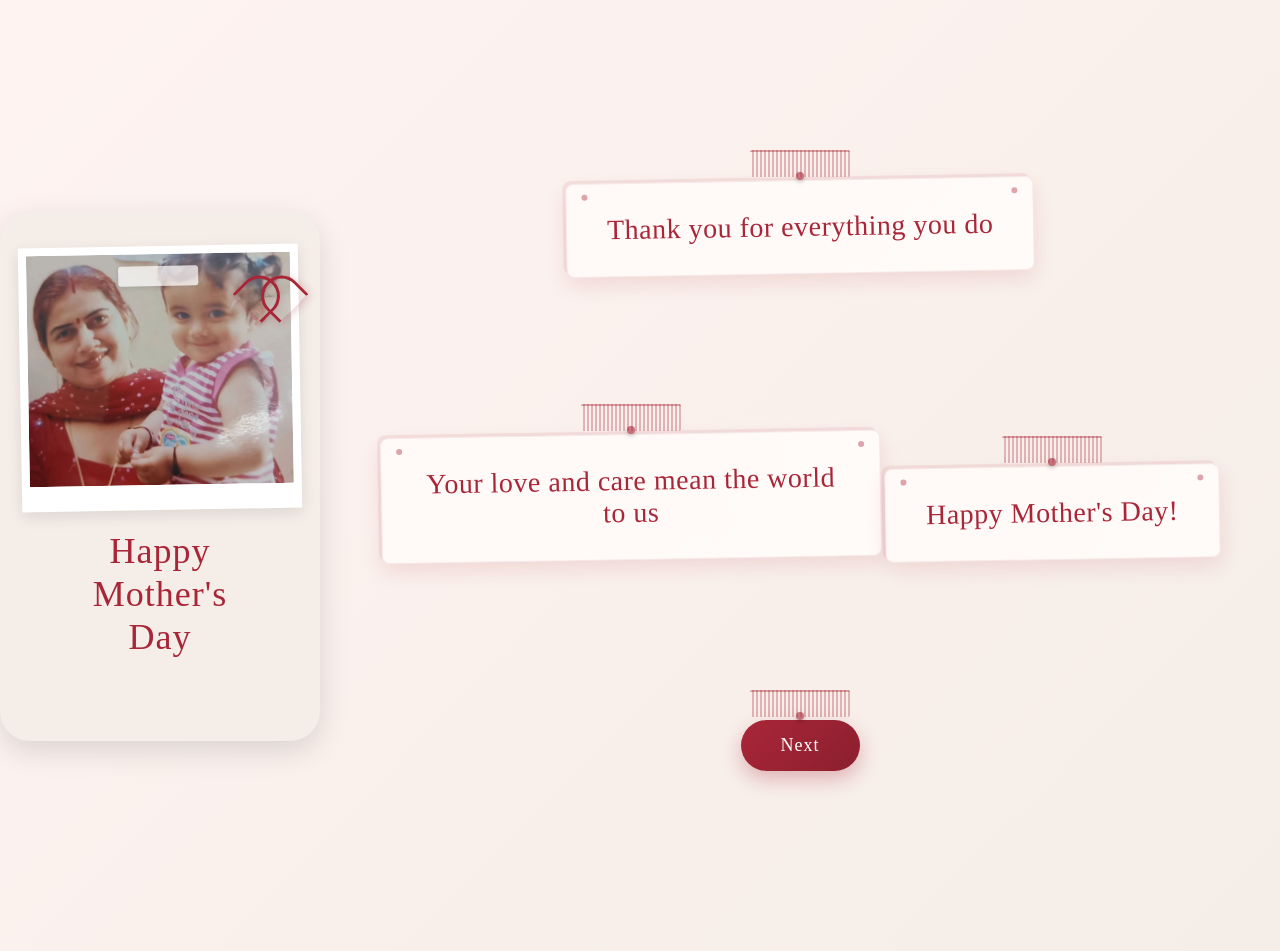
<file: index.html>
<!DOCTYPE html>
<html lang="en">
<head>
  <meta charset="UTF-8">
  <title>Mother's Day</title>
  <link rel="stylesheet" href="style.css">
</head>
<body>

<div class="container">
  
  <div class="card">

    <!-- Heart -->
    <div class="heart"></div>

    <!-- Polaroid -->
    <div class="polaroid">
      <img src="mummyy.jpeg" alt="mom">
    </div>

    <!-- Text -->
    <h1>Happy<br>Mother's<br>Day</h1>

  </div>

</div>

<!-- Scrollable Content -->
<div class="scroll-content">
  <div class="scroll-text fade-in">
    <p>Thank you for everything you do</p>
  </div>
  
  <div class="scroll-text fade-in">
    <p>Your love and care mean the world to us</p>
  </div>
  
  <div class="scroll-text fade-in">
    <p>Happy Mother's Day!</p>
  </div>

  <div class="scroll-text fade-in">
    <button class="next-btn" onclick="window.location.href='page2.html'">Next</button>
  </div>
</div>

</body>
</html>
</file>
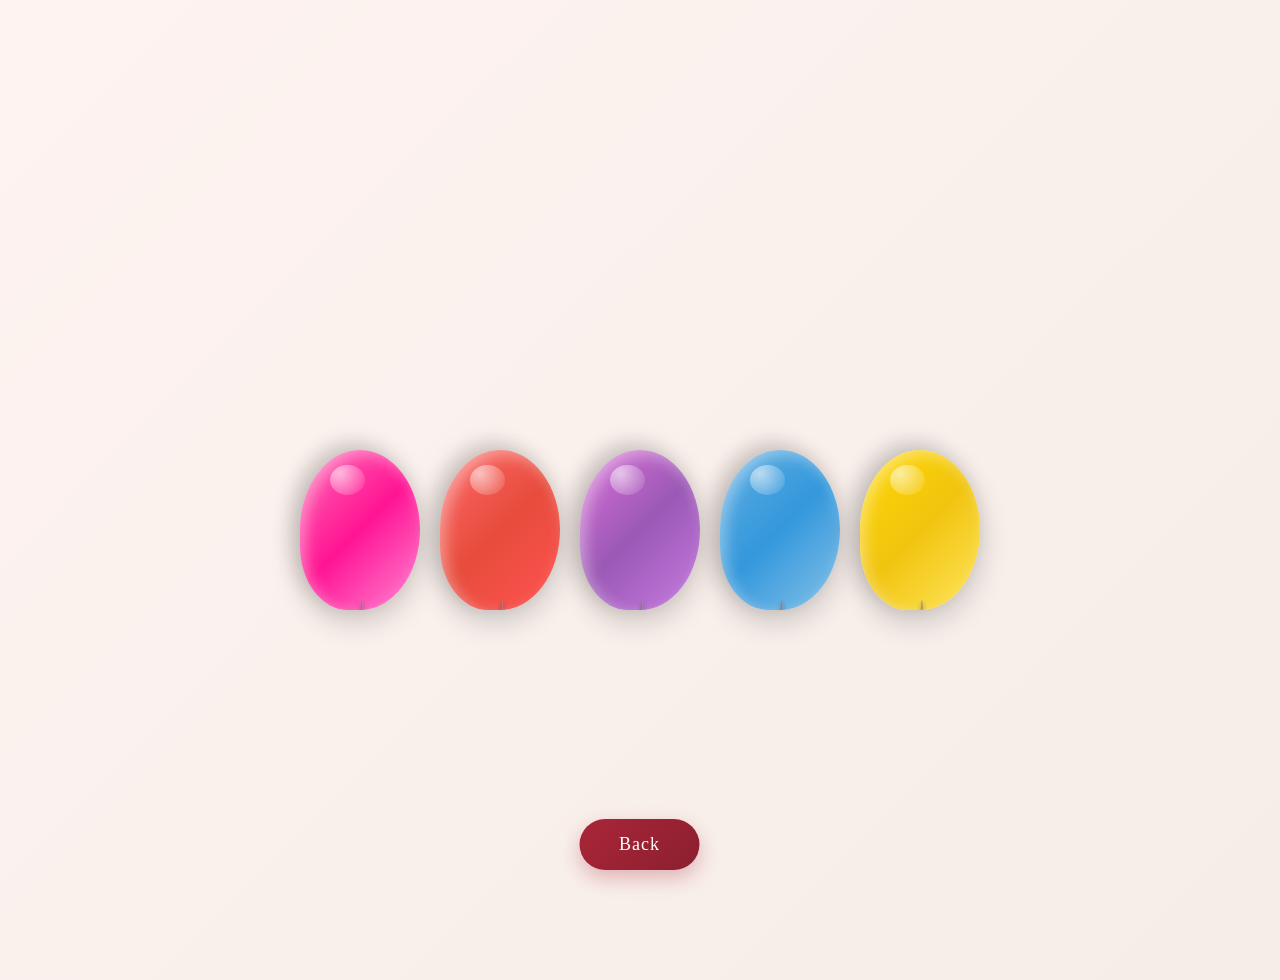
<file: page2.html>
<!DOCTYPE html>
<html lang="en">
<head>
  <meta charset="UTF-8">
  <title>Mother's Day - Balloons</title>
  <link rel="stylesheet" href="style.css">
</head>
<body>

<!-- Balloons Section -->
<div class="balloons-container full-page">
  <div class="balloon balloon-pink" onclick="popBalloon(this, 'You\'re the best mom!', 'WhatsApp Image 2026-05-10 at 1.09.17 AM.jpeg')">
    <div class="balloon-content">
      <p class="quote">You're the best mom!</p>
    </div>
  </div>

  <div class="balloon balloon-red" onclick="popBalloon(this, 'Thank you for your love', 'WhatsApp Image 2026-05-10 at 1.11.22 AM.jpeg')">
    <div class="balloon-content">
      <p class="quote">Thank you for your love</p>
    </div>
  </div>

  <div class="balloon balloon-purple" onclick="popBalloon(this, 'You inspire us daily', 'WhatsApp Image 2026-05-10 at 10.20.34 AM.jpeg')">
    <div class="balloon-content">
      <p class="quote">You inspire us daily</p>
    </div>
  </div>

  <div class="balloon balloon-blue" onclick="popBalloon(this, 'Forever grateful', 'momomo.jpeg')">
    <div class="balloon-content">
      <p class="quote">Forever grateful</p>
    </div>
  </div>

  <div class="balloon balloon-yellow" onclick="popBalloon(this, 'Happy Mother\'s Day!', 'mummyy.jpeg')">
    <div class="balloon-content">
      <p class="quote">Happy Mother's Day!</p>
    </div>
  </div>
</div>

<!-- Modal Popup -->
<div id="imageModal" class="modal" onclick="closeModal(event)">
  <div class="modal-content" onclick="event.stopPropagation()">
    <span class="close" onclick="closeModal()">&times;</span>
    
    <div class="modal-card">
      <div class="modal-polaroid">
        <img src="momomo.jpeg" alt="memory">
      </div>
      
      <div class="modal-text">
        <p class="modal-quote" id="modalQuote">Pop the balloons, mommy! 🎈</p>
        <p class="surprises" id="surprisesCount">5 surprises remaining</p>
      </div>
    </div>
  </div>
</div>

<!-- Back Button -->
<div class="back-button-container">
  <button class="next-btn" onclick="window.location.href='index.html'">Back</button>
</div>

<script>
  let balloonsPopped = 0;
  const totalBalloons = 5;

  function popBalloon(element, quote, imagePath) {
    element.classList.add('popped');
    element.style.pointerEvents = 'none';
    balloonsPopped++;
    
    // Show modal with image
    showModal(quote, imagePath);
    
    // Add confetti effect
    createConfetti(element);
  }

  function showModal(quote, imagePath) {
    const modal = document.getElementById('imageModal');
    document.getElementById('modalQuote').textContent = quote;
    document.getElementById('surprisesCount').textContent = (totalBalloons - balloonsPopped) + ' surprises remaining';
    document.querySelector('.modal-polaroid img').src = imagePath;
    modal.style.display = 'flex';
  }

  function closeModal(event) {
    if (event && event.target.id !== 'imageModal') return;
    document.getElementById('imageModal').style.display = 'none';
  }

  function createConfetti(element) {
    const rect = element.getBoundingClientRect();
    const x = rect.left + rect.width / 2;
    const y = rect.top + rect.height / 2;

    for (let i = 0; i < 15; i++) {
      const confetti = document.createElement('div');
      confetti.className = 'confetti';
      confetti.style.left = x + 'px';
      confetti.style.top = y + 'px';
      confetti.style.backgroundColor = element.classList[1] === 'balloon-pink' ? '#ff69b4' : 
                                        element.classList[1] === 'balloon-red' ? '#e74c3c' :
                                        element.classList[1] === 'balloon-purple' ? '#9b59b6' :
                                        element.classList[1] === 'balloon-blue' ? '#3498db' : '#f1c40f';
      document.body.appendChild(confetti);

      setTimeout(() => confetti.remove(), 600);
    }
  }
</script>

</body>
</html>
</file>
<file: style.css>
body {
  margin: 0;
  padding: 0;
  background: linear-gradient(135deg, #fef3f0 0%, #f5ede8 100%);
  font-family: 'Segoe UI', 'Rounded Mplus 1c', -apple-system, sans-serif;
  display: flex;
  justify-content: center;
  align-items: center;
  min-height: 100vh;
  overflow-x: hidden;
}

/* Main Card */
.card {
  background: #f5ede8;
  width: 280px;
  height: 480px;
  border-radius: 30px;
  box-shadow: 0 10px 30px rgba(0, 0, 0, 0.12);
  position: relative;
  padding: 25px 20px;
}

/* Polaroid */
.polaroid {
  background: white;
  padding: 8px 8px 25px;
  box-shadow: 0 5px 15px rgba(0,0,0,0.1);
  transform: rotate(-1deg);
  border-radius: 1px;
  margin-top: 10px;
}

.polaroid img {
  width: 100%;
  height: auto;
  display: block;
  border-radius: 1px;
}

/* Tape effect */
.polaroid::before {
  content: "";
  position: absolute;
  top: 20px;
  left: 50%;
  transform: translateX(-50%);
  width: 80px;
  height: 20px;
  background: rgba(255,255,255,0.7);
  border-radius: 3px;
  box-shadow: 0 2px 5px rgba(0,0,0,0.1);
}

/* Text */
h1 {
  color: #a92638;
  font-size: 36px;
  text-align: center;
  margin-top: 20px;
  margin-bottom: 0;
  font-family: 'Brush Script MT', 'Lucida Handwriting', cursive;
  font-weight: normal;
  letter-spacing: 1px;
  line-height: 1.2;
}

/* Heart */
.heart {
  position: absolute;
  top: 65px;
  right: 30px;
  width: 50px;
  height: 50px;
  animation: heartbeat 1.5s ease-in-out infinite;
  z-index: 10;
}

.heart::before,
.heart::after {
  content: "";
  position: absolute;
  width: 35px;
  height: 35px;
  border: 3.5px solid #a92638;
  border-bottom: none;
  border-radius: 50px 50px 0 0;
  box-shadow: 0 2px 8px rgba(169, 38, 56, 0.25);
}

.heart::before {
  left: 20px;
  transform: rotate(-45deg);
}

.heart::after {
  left: 0;
  transform: rotate(45deg);
}

@keyframes heartbeat {
  0%, 100% {
    transform: scale(1);
  }
  50% {
    transform: scale(1.1);
  }
}

/* Scrollable Content */
.scroll-content {
  width: 100%;
  padding: 100px 20px;
  text-align: center;
}

.scroll-text {
  margin: 80px 0;
  opacity: 0;
  transform: translateY(50px);
  animation: fadeInUp 0.8s ease forwards;
  position: relative;
  display: inline-block;
  max-width: 500px;
}

.scroll-text::before {
  content: "";
  position: absolute;
  top: -30px;
  left: 50%;
  transform: translateX(-50%);
  width: 100px;
  height: 25px;
  background: repeating-linear-gradient(
    90deg,
    transparent,
    transparent 2px,
    rgba(169, 38, 56, 0.3) 2px,
    rgba(169, 38, 56, 0.3) 4px
  );
  border-top: 2px solid rgba(169, 38, 56, 0.4);
  border-radius: 2px;
}

.scroll-text::after {
  content: "";
  position: absolute;
  top: -8px;
  left: 50%;
  transform: translateX(-50%);
  width: 8px;
  height: 8px;
  background: rgba(169, 38, 56, 0.6);
  border-radius: 50%;
  box-shadow: 0 2px 4px rgba(0, 0, 0, 0.2);
}

.scroll-text p {
  color: #a92638;
  font-size: 28px;
  font-family: 'Brush Script MT', 'Lucida Handwriting', cursive;
  margin: 0;
  letter-spacing: 0.5px;
  font-weight: normal;
  background: linear-gradient(135deg, #fff9f7 0%, #fffbf9 100%);
  padding: 30px 40px;
  border-radius: 8px;
  box-shadow: 0 8px 20px rgba(169, 38, 56, 0.12),
              -3px -3px 0px rgba(169, 38, 56, 0.08);
  border: 1px solid rgba(169, 38, 56, 0.08);
  position: relative;
  transform: rotate(-1deg);
  transition: all 0.3s ease;
}

.scroll-text p::before {
  content: "";
  position: absolute;
  top: 10px;
  left: 15px;
  width: 6px;
  height: 6px;
  background: rgba(169, 38, 56, 0.4);
  border-radius: 50%;
}

.scroll-text p::after {
  content: "";
  position: absolute;
  top: 10px;
  right: 15px;
  width: 6px;
  height: 6px;
  background: rgba(169, 38, 56, 0.4);
  border-radius: 50%;
}

.scroll-text:hover p {
  transform: rotate(1deg) translateY(-5px);
  box-shadow: 0 12px 28px rgba(169, 38, 56, 0.18),
              -5px -5px 0px rgba(169, 38, 56, 0.1);
}


.scroll-text:nth-child(1) {
  animation-delay: 0.2s;
}

.scroll-text:nth-child(2) {
  animation-delay: 0.4s;
}

.scroll-text:nth-child(3) {
  animation-delay: 0.6s;
}

.scroll-text:nth-child(4) {
  animation-delay: 0.8s;
}

@keyframes fadeInUp {
  from {
    opacity: 0;
    transform: translateY(50px);
  }
  to {
    opacity: 1;
    transform: translateY(0);
  }
}

/* Next Button */
.next-btn {
  background: linear-gradient(135deg, #a92638 0%, #8b1f2e 100%);
  color: white;
  border: none;
  padding: 15px 40px;
  font-size: 18px;
  border-radius: 50px;
  cursor: pointer;
  font-family: 'Brush Script MT', cursive;
  letter-spacing: 1px;
  box-shadow: 0 8px 20px rgba(169, 38, 56, 0.3);
  transition: all 0.3s ease;
}

.next-btn:hover {
  transform: translateY(-3px);
  box-shadow: 0 12px 30px rgba(169, 38, 56, 0.5);
  background: linear-gradient(135deg, #8b1f2e 0%, #6b1623 100%);
}

.next-btn:active {
  transform: translateY(-1px);
}

/* Balloons Container */
.balloons-container {
  display: flex;
  justify-content: center;
  align-items: flex-end;
  gap: 20px;
  margin: 60px 0;
  flex-wrap: wrap;
  height: 400px;
}

.balloons-container.full-page {
  width: 100%;
  min-height: 100vh;
  margin: 0;
  padding-top: 80px;
  flex-wrap: wrap;
  align-content: center;
}

/* Balloon Styles */
.balloon {
  width: 120px;
  height: 160px;
  border-radius: 50% 50% 50% 40%;
  position: relative;
  cursor: pointer;
  transition: all 0.3s ease;
  display: flex;
  justify-content: center;
  align-items: center;
  box-shadow: -8px -8px 20px rgba(0, 0, 0, 0.15), 
              inset 5px 5px 15px rgba(255, 255, 255, 0.4),
              0 10px 30px rgba(0, 0, 0, 0.2);
  overflow: hidden;
  animation: floatBalloon 3s ease-in-out infinite;
}

.balloon::before {
  content: "";
  position: absolute;
  top: 15px;
  left: 25%;
  width: 35px;
  height: 30px;
  background: radial-gradient(circle at 30% 30%, rgba(255,255,255,0.6), transparent);
  border-radius: 50%;
  z-index: 3;
}

.balloon::after {
  content: "";
  position: absolute;
  bottom: -70px;
  width: 4px;
  height: 80px;
  background: linear-gradient(180deg, rgba(100, 80, 80, 0.6) 0%, rgba(120, 100, 100, 0.4) 50%, rgba(100, 80, 80, 0.3) 100%);
  left: 50%;
  transform: translateX(-50%) cubic-bezier(0.25, 0.46, 0.45, 0.94);
  z-index: 1;
  border-radius: 50%;
  box-shadow: 1px 2px 4px rgba(0, 0, 0, 0.2),
              -1px 2px 4px rgba(0, 0, 0, 0.15),
              inset -1px 0px 2px rgba(255, 255, 255, 0.3);
}

.balloon:hover {
  transform: scale(1.15);
  box-shadow: -10px -10px 25px rgba(0, 0, 0, 0.2),
              inset 5px 5px 15px rgba(255, 255, 255, 0.5),
              0 15px 40px rgba(0, 0, 0, 0.25);
}

.balloon-pink {
  background: linear-gradient(135deg, #ff69b4 0%, #ff1493 50%, #ff85d5 100%);
}

.balloon-red {
  background: linear-gradient(135deg, #ff6b6b 0%, #e74c3c 50%, #ff5252 100%);
}

.balloon-purple {
  background: linear-gradient(135deg, #da70d6 0%, #9b59b6 50%, #c77adf 100%);
}

.balloon-blue {
  background: linear-gradient(135deg, #5dade2 0%, #3498db 50%, #85c1e9 100%);
}

.balloon-yellow {
  background: linear-gradient(135deg, #ffd700 0%, #f1c40f 50%, #ffe55c 100%);
}

/* Balloon Content */
.balloon-content {
  position: relative;
  text-align: center;
  opacity: 0;
  z-index: 2;
}

.balloon-content img {
  width: 60px;
  height: 60px;
  border-radius: 50%;
  border: 3px solid white;
  margin-top: 5px;
}

.balloon-content .quote {
  color: white;
  font-size: 12px;
  font-weight: bold;
  margin: 0 10px 5px 10px;
  text-shadow: 1px 1px 2px rgba(0, 0, 0, 0.3);
  font-family: 'Brush Script MT', cursive;
}

/* Popped Balloon Animation */
.balloon.popped {
  animation: popAnimation 0.6s ease forwards;
}

@keyframes popAnimation {
  0% {
    transform: scale(1);
    opacity: 1;
  }
  50% {
    transform: scale(1.1);
  }
  100% {
    transform: scale(0);
    opacity: 0;
  }
}

@keyframes floatBalloon {
  0%, 100% {
    transform: translateY(0px);
  }
  25% {
    transform: translateY(-20px);
  }
  50% {
    transform: translateY(-25px);
  }
  75% {
    transform: translateY(-15px);
  }
}

/* Confetti */
.confetti {
  position: fixed;
  width: 10px;
  height: 10px;
  border-radius: 50%;
  pointer-events: none;
  animation: confettiFall 0.6s ease-out forwards;
}

@keyframes confettiFall {
  to {
    transform: translate(var(--tx), var(--ty)) rotate(360deg);
    opacity: 0;
  }
}

.confetti {
  --tx: calc((Math.random() - 0.5) * 200px);
  --ty: calc((Math.random() - 0.5) * 200px);
}

/* Back Button Container */
.back-button-container {
  position: fixed;
  bottom: 30px;
  left: 50%;
  transform: translateX(-50%);
  z-index: 100;
}

/* Modal Styles */
.modal {
  display: none;
  position: fixed;
  z-index: 1000;
  left: 0;
  top: 0;
  width: 100%;
  height: 100%;
  background-color: rgba(0, 0, 0, 0.4);
  justify-content: center;
  align-items: center;
  animation: fadeIn 0.3s ease;
}

.modal-content {
  background-color: transparent;
  padding: 20px;
  border: none;
  border-radius: 20px;
  width: 90%;
  max-width: 400px;
  box-shadow: 0 4px 6px rgba(0, 0, 0, 0.1);
  animation: slideIn 0.3s ease;
  position: relative;
}

.close {
  position: absolute;
  right: 15px;
  top: 10px;
  font-size: 28px;
  font-weight: bold;
  color: #a92638;
  cursor: pointer;
  z-index: 1001;
}

.close:hover {
  color: #8b1f2e;
}

.modal-card {
  background: #f5ede8;
  border-radius: 20px;
  padding: 20px;
  box-shadow: 0 10px 30px rgba(0, 0, 0, 0.15);
}

.modal-polaroid {
  background: white;
  padding: 12px 12px 35px;
  box-shadow: 0 5px 15px rgba(0, 0, 0, 0.1);
  transform: rotate(-2deg);
  border-radius: 2px;
  margin-bottom: 15px;
}

.modal-polaroid img {
  width: 100%;
  height: auto;
  display: block;
  border-radius: 1px;
}

.modal-text {
  text-align: center;
}

.modal-quote {
  color: #a92638;
  font-size: 24px;
  font-family: 'Brush Script MT', 'Lucida Handwriting', cursive;
  margin: 10px 0 5px 0;
  letter-spacing: 1px;
}

.surprises {
  color: #999;
  font-size: 14px;
  margin: 0;
  font-style: italic;
}

@keyframes fadeIn {
  from {
    opacity: 0;
  }
  to {
    opacity: 1;
  }
}

@keyframes slideIn {
  from {
    transform: translateY(-50px);
    opacity: 0;
  }
  to {
    transform: translateY(0);
    opacity: 1;
  }
}
</file>
